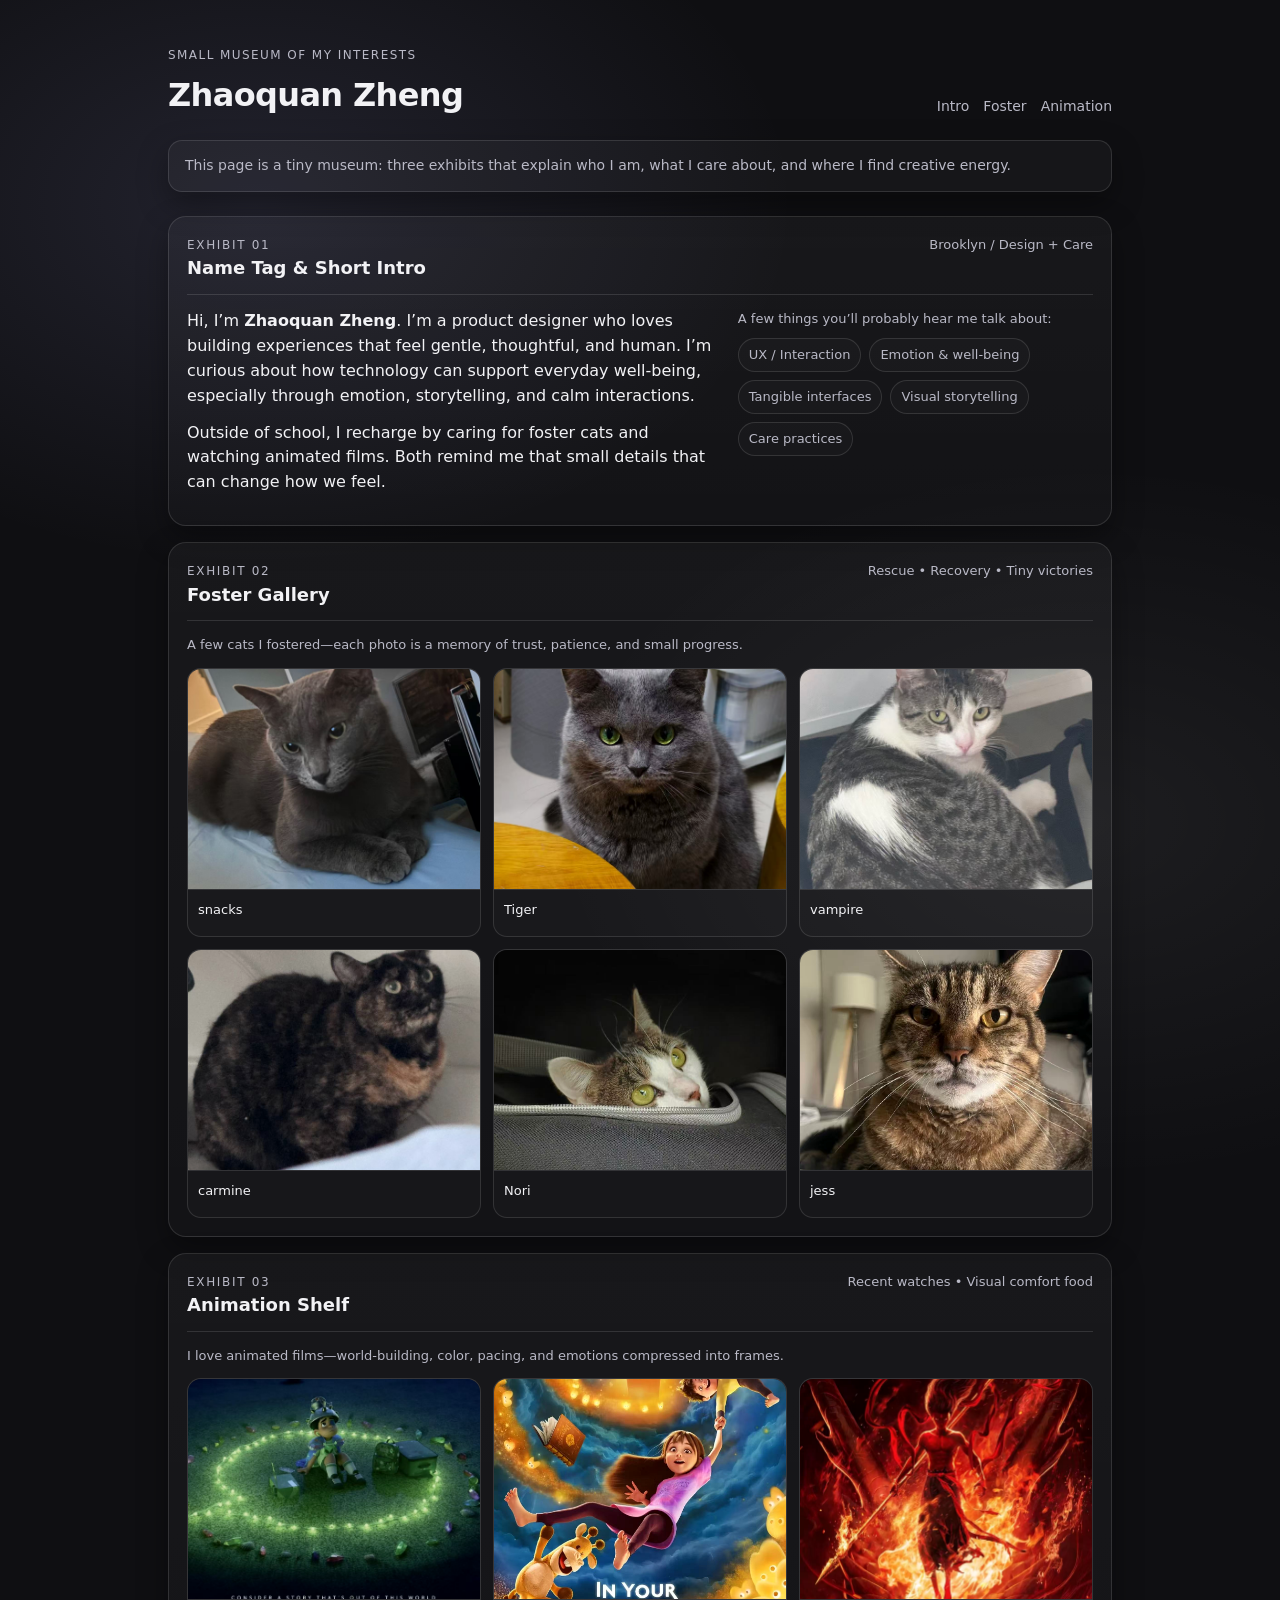
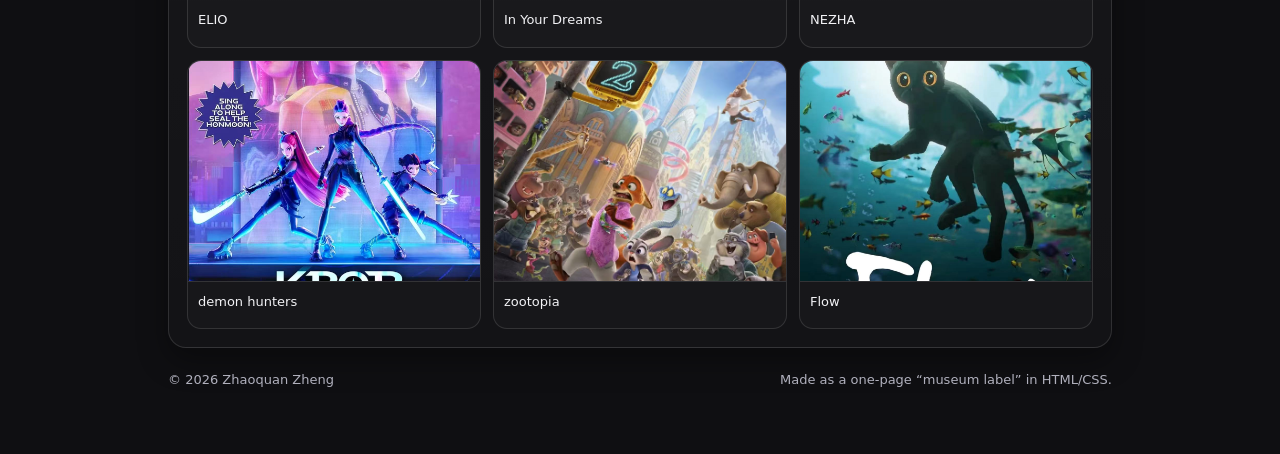
<file: class1/index.html>
<!-- this is a comment in HTML -->
<!-- comments are a useful way to take notes while writing code -->
<!-- to quickly write comments, we can use the hotkey ⌘+/ (Mac) or CTRL+/ (PC) -->
<!-- comments are useful ways to write notes while you are coding -->

<!doctype html>
<html lang="en">
<head>
  <meta charset="utf-8" />
  <meta name="viewport" content="width=device-width, initial-scale=1" />
  <title>Small Museum — Zhaoquan Zheng</title>
  <style>
    :root{
      --bg:#0f0f12;
      --card:#15151b;
      --text:#f2f2f5;
      --muted:#b9b9c6;
      --line:rgba(255,255,255,.12);
      --shadow: 0 12px 30px rgba(0,0,0,.35);
    }
    *{ box-sizing:border-box; }
    body{
      margin:0;
      font-family: ui-sans-serif, system-ui, -apple-system, Segoe UI, Roboto, Arial, "Noto Sans", "PingFang SC", "Microsoft YaHei", sans-serif;
      background: radial-gradient(900px 600px at 20% 10%, rgba(174,175,247,.12), transparent 60%),
                  radial-gradient(900px 600px at 85% 40%, rgba(255,255,255,.06), transparent 60%),
                  var(--bg);
      color:var(--text);
      line-height:1.55;
    }
    a{ color:inherit; text-decoration:none; border-bottom:1px solid rgba(255,255,255,.25); }
    a:hover{ border-bottom-color: rgba(255,255,255,.55); }

    .wrap{
      max-width: 980px;
      margin: 0 auto;
      padding: 28px 18px 64px;
    }

    header{
      display:flex;
      align-items:flex-end;
      justify-content:space-between;
      gap:16px;
      padding: 18px 0 10px;
    }
    .title{
      display:flex;
      flex-direction:column;
      gap:6px;
    }
    .kicker{
      font-size:12px;
      letter-spacing:.12em;
      text-transform:uppercase;
      color:var(--muted);
    }
    h1{
      margin:0;
      font-size:32px;
      letter-spacing:-.02em;
    }
    .nav{
      display:flex;
      gap:14px;
      flex-wrap:wrap;
      justify-content:flex-end;
      font-size:14px;
      color:var(--muted);
    }
    .nav a{
      border-bottom:1px solid transparent;
      padding-bottom:2px;
    }
    .nav a:hover{ border-bottom-color: rgba(255,255,255,.35); }

    .museum-note{
      margin: 10px 0 24px;
      padding: 14px 16px;
      border:1px solid var(--line);
      border-radius: 14px;
      background: rgba(255,255,255,.03);
      box-shadow: var(--shadow);
      color: var(--muted);
      font-size:14px;
    }

    .exhibit{
      border:1px solid var(--line);
      border-radius: 18px;
      background: linear-gradient(180deg, rgba(255,255,255,.04), rgba(255,255,255,.02));
      padding: 18px;
      box-shadow: var(--shadow);
      margin: 16px 0;
    }
    .exhibit-head{
      display:flex;
      align-items:baseline;
      justify-content:space-between;
      gap:12px;
      padding-bottom: 12px;
      border-bottom: 1px solid var(--line);
      margin-bottom: 14px;
    }
    .exhibit-id{
      font-size:12px;
      letter-spacing:.14em;
      text-transform:uppercase;
      color: var(--muted);
    }
    .exhibit-title{
      margin:0;
      font-size:18px;
    }
    .label{
      color: var(--muted);
      font-size:13px;
    }

    .bio{
      display:grid;
      grid-template-columns: 1.2fr .8fr;
      gap:18px;
    }
    @media (max-width: 820px){
      .bio{ grid-template-columns: 1fr; }
    }
    .bio p{ margin:0 0 12px; }
    .chips{
      display:flex;
      flex-wrap:wrap;
      gap:8px;
      margin-top: 8px;
    }
    .chip{
      padding:6px 10px;
      border:1px solid var(--line);
      border-radius:999px;
      font-size:13px;
      color: var(--muted);
      background: rgba(255,255,255,.02);
      white-space:nowrap;
    }

    .grid{
      display:grid;
      grid-template-columns: repeat(3, 1fr);
      gap: 12px;
    }
    @media (max-width: 820px){
      .grid{ grid-template-columns: repeat(2, 1fr); }
    }
    @media (max-width: 520px){
      .grid{ grid-template-columns: 1fr; }
    }

    figure{
      margin:0;
      border:1px solid var(--line);
      border-radius: 14px;
      overflow:hidden;
      background: rgba(255,255,255,.02);
    }
    figure img{
      width:100%;
      height: 220px;
      object-fit: cover;
      display:block;
      filter: saturate(1.02) contrast(1.02);
    }
    figcaption{
      padding: 10px 10px 12px;
      font-size: 13px;
      color: var(--muted);
      border-top:1px solid var(--line);
    }
    .caption-title{
      color: var(--text);
      font-size: 13px;
      margin-bottom: 4px;
    }

    footer{
      margin-top: 22px;
      color: var(--muted);
      font-size: 13px;
      display:flex;
      justify-content:space-between;
      gap:12px;
      flex-wrap:wrap;
      opacity:.95;
    }
  </style>
</head>

<body>
  <div class="wrap">
    <header>
      <div class="title">
        <div class="kicker">Small Museum of My Interests</div>
        <h1>Zhaoquan Zheng</h1>
      </div>
      <nav class="nav">
        <a href="#exhibit-01">Intro</a>
        <a href="#exhibit-02">Foster</a>
        <a href="#exhibit-03">Animation</a>
      </nav>
    </header>

    <div class="museum-note">
      This page is a tiny museum: three exhibits that explain who I am, what I care about, and where I find creative energy.
    </div>

    <!-- Exhibit 01 -->
    <section class="exhibit" id="exhibit-01">
      <div class="exhibit-head">
        <div>
          <div class="exhibit-id">Exhibit 01</div>
          <h2 class="exhibit-title">Name Tag & Short Intro</h2>
        </div>
        <div class="label">Brooklyn / Design + Care</div>
      </div>

      <div class="bio">
        <div>
          <p>
            Hi, I’m <strong>Zhaoquan Zheng</strong>. I’m a product designer who loves building experiences that feel gentle,
            thoughtful, and human. I’m curious about how technology can support everyday well-being, especially through
            emotion, storytelling, and calm interactions.
          </p>
          <p>
            Outside of school, I recharge by caring for foster cats and watching animated films. Both remind me
            that small details that can change how we feel.
          </p>
        </div>

        <div>
          <div class="label">A few things you’ll probably hear me talk about:</div>
          <div class="chips">
            <div class="chip">UX / Interaction</div>
            <div class="chip">Emotion & well-being</div>
            <div class="chip">Tangible interfaces</div>
            <div class="chip">Visual storytelling</div>
            <div class="chip">Care practices</div>
          </div>
        </div>
      </div>
    </section>

    <!-- Exhibit 02 -->
    <section class="exhibit" id="exhibit-02">
      <div class="exhibit-head">
        <div>
          <div class="exhibit-id">Exhibit 02</div>
          <h2 class="exhibit-title">Foster Gallery</h2>
        </div>
        <div class="label">Rescue • Recovery • Tiny victories</div>
      </div>

      <div class="label" style="margin-bottom:12px;">
        A few cats I fostered—each photo is a memory of trust, patience, and small progress.
      </div>

      <div class="grid">
        <!-- Replace src with your own images, e.g. images/cat1.jpg -->
        <figure>
          <img src="images/cat1.jpg" alt="Foster cat photo 1">
          <figcaption>
            <div class="caption-title">snacks</div>
    
          </figcaption>
        </figure>

        <figure>
          <img src="images/cat2.jpg" alt="Foster cat photo 2">
          <figcaption>
            <div class="caption-title">Tiger</div>
            
          </figcaption>
        </figure>

        <figure>
          <img src="images/cat3.jpg" alt="Foster cat photo 3">
          <figcaption>
            <div class="caption-title">vampire</div>
            
          </figcaption>
        </figure>

        <figure>
          <img src="images/cat4.jpg" alt="Foster cat photo 4">
          <figcaption>
            <div class="caption-title">carmine</div>
          
          </figcaption>
        </figure>

        <figure>
          <img src="images/cat5.jpg" alt="Foster cat photo 5">
          <figcaption>
            <div class="caption-title">Nori</div>
            
          </figcaption>
        </figure>

        <figure>
          <img src="images/cat6.jpg" alt="Foster cat photo 6">
          <figcaption>
            <div class="caption-title">jess</div>
            
          </figcaption>
        </figure>
      </div>
    </section>

    <!-- Exhibit 03 -->
    <section class="exhibit" id="exhibit-03">
      <div class="exhibit-head">
        <div>
          <div class="exhibit-id">Exhibit 03</div>
          <h2 class="exhibit-title">Animation Shelf</h2>
        </div>
        <div class="label">Recent watches • Visual comfort food</div>
      </div>

      <div class="label" style="margin-bottom:12px;">
        I love animated films—world-building, color, pacing, and emotions compressed into frames.
      </div>

      <div class="grid">
        <!-- Replace src with poster images you add to images/ -->
        <figure>
          <img src="images/film1.jpg" alt="Animated film poster 1">
          <figcaption>
            <div class="caption-title">ELIO</div>
            
          </figcaption>
        </figure>

        <figure>
          <img src="images/film2.jpg" alt="Animated film poster 2">
          <figcaption>
            <div class="caption-title">In Your Dreams</div>
            
          </figcaption>
        </figure>

        <figure>
          <img src="images/film3.jpg" alt="Animated film poster 3">
          <figcaption>
            <div class="caption-title">NEZHA</div>
            
          </figcaption>
        </figure>

        <figure>
          <img src="images/film4.jpg" alt="Animated film poster 4">
          <figcaption>
            <div class="caption-title">demon hunters</div>
           
          </figcaption>
        </figure>

        <figure>
          <img src="images/film5.jpg" alt="Animated film poster 5">
          <figcaption>
            <div class="caption-title">zootopia</div>
            
          </figcaption>
        </figure>

        <figure>
          <img src="images/film6.jpg" alt="Animated film poster 6">
          <figcaption>
            <div class="caption-title">Flow</div>
            
          </figcaption>
        </figure>
      </div>
    </section>

    <footer>
      <div>© <span id="year"></span> Zhaoquan Zheng</div>
      <div class="label">Made as a one-page “museum label” in HTML/CSS.</div>
    </footer>
  </div>

  <script>
    // minimal JS: just set the year (optional)
    document.getElementById("year").textContent = new Date().getFullYear();
  </script>
</body>
</html>
</file>
